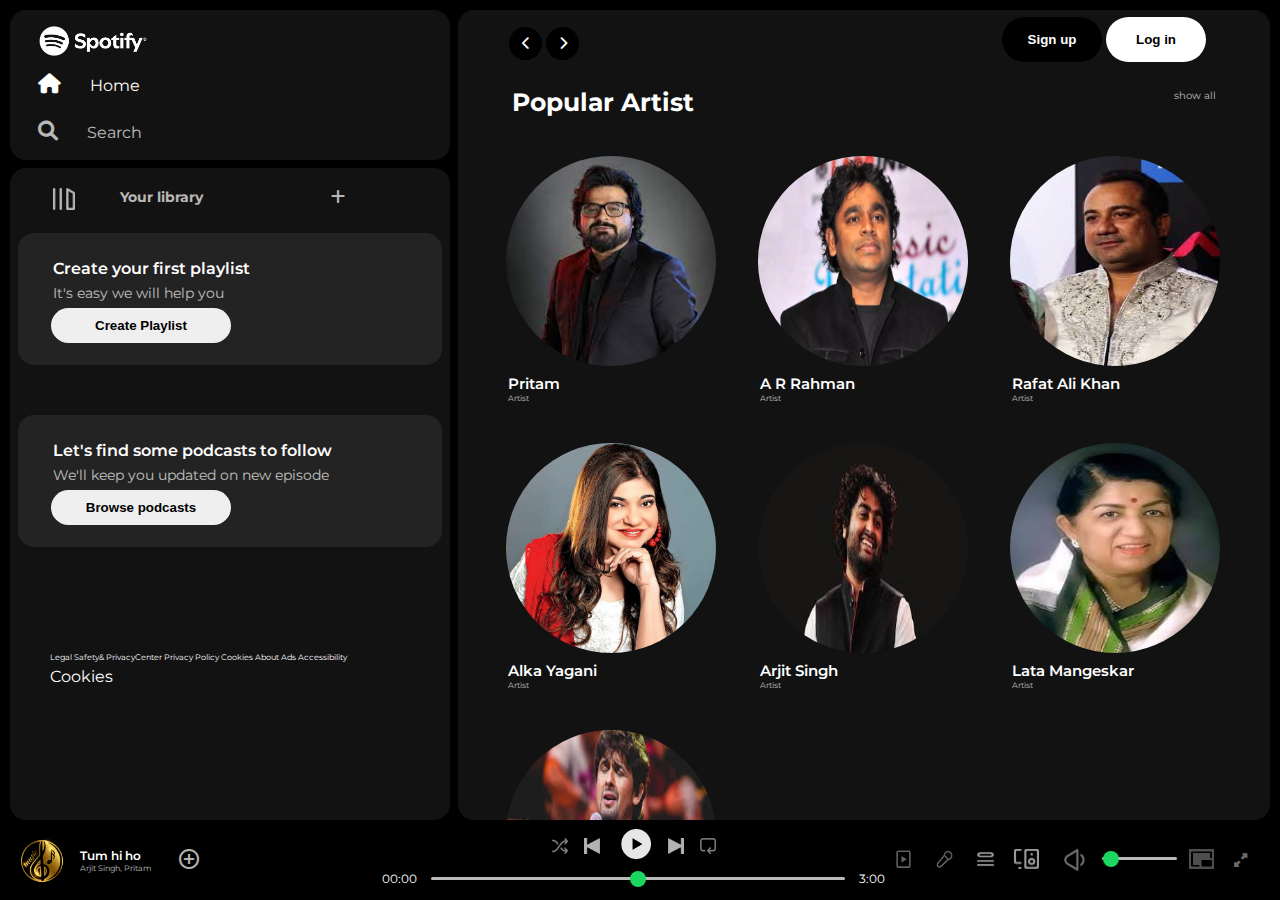
<file: index.html>
<!DOCTYPE html>
<html lang="en">
<head>
    <meta charset="UTF-8">
    <meta name="viewport" content="width=device-width, initial-scale=1.0">
    <title>Spotify - Web Player: Music for everyone</title>
    <link rel="stylesheet" href="https://cdnjs.cloudflare.com/ajax/libs/font-awesome/6.0.0-beta3/css/all.min.css">

    <link rel="stylesheet" href="https://fonts.googleapis.com/css2?family=Material+Symbols+Outlined:opsz,wght,FILL,GRAD@20..48,100..700,0..1,-50..200" />
    <link rel="icon" href="asset/logo.png">
   
    <link rel="preconnect" href="https://fonts.googleapis.com">
    <link rel="preconnect" href="https://fonts.gstatic.com" crossorigin>
    <link href="https://fonts.googleapis.com/css2?family=Montserrat:ital,wght@0,100..900;1,100..900&display=swap" rel="stylesheet">
    <link rel="stylesheet" href="major.css">
</head>
<body>
     <div class="main">
        <div class="upper-row">
            <div class="side-bar">
                <div class="nav">
                    <div class="nav-optio" style="opacity: 1;">
                        <a href="#"> <img class="Spotify-logo" src="./asset/Spotify_Full_Logo_RGB_White.png" alt=""></a>
                    </div>
                    <div class="nav-option" style="opacity: 1;">
                        <i class="fa-solid fa-house"></i>
                        <a href="#">Home</a>
                     </div>
                     <div class="nav-option">
                        <i class="fa-solid fa-magnifying-glass"></i>
                        <a href="#">Search</a>
                     </div>
                </div>
                <div class="library">

                     <div class="log">
                         <div class="log-lib">
                           <img src="./asset/library_icon.png" alt="">
                           <a href="#">Your library</a>
                         </div>
                         <div class="log-icon">
                           <i class="fa-solid fa-plus"></i>
                         </div>
                     </div>

                     <div class="lib-box">
                        <div class="box-1">
                              Create your first playlist
                        </div>
                        <div class="box-2">
                              It's easy we will help you
                        </div>
                        <button class="badge">
                                 Create Playlist
                        </button>
                     </div>

                     <div class="lib-box">
                        <div class="box-1">
                              Let's find some podcasts to follow
                        </div>
                        <div class="box-2">
                              We'll keep you updated on new episode
                        </div>
                        <button class="badge">
                                 Browse podcasts
                        </button>
                     </div>
                     
                     <div class="side-bar-bottom">
                           
                        <div class="side-bar-buttom-info">

                           <div class="info-upper">
                              <a href="#"> Legal</a>
                              <a href="#">Safety& PrivacyCenter</a>
                              <a href="#">Privacy Policy</a>
                              <a href="#">Cookies</a>
                              <a href="#"> About Ads</a>
                              <a href="#"> Accessibility</a>
                           </div>
                            <div class="info-lower">
                              Cookies
                            </div>

                        </div>

                     </div>
                 </div> 
             

                
            </div>
            <div class="main-content">
               <div class="header">

                  <div class="left-right">
                     <button><i class="fa-solid fa-chevron-left"></i></button>
                     <button class="hide"><i class="fa-solid fa-chevron-right"></i></button>
                  </div>
                  <div class="login-signup">
                     <button id="signup">Sign up</button>
                     <button id="login"> Log in</button>
                  </div>

               </div>

               <div class="cards">

                  <div class="artist-heading">
                      <div class="content-heading">
                        <a href="#">Popular Artist</a>
                      </div>
                      <div class="showall">
                        <a href="#"> show all</a>
                      </div>
                  </div>

                  <div class="card-container">

                      <div class="card"> 
                          <img src="./singer/Pritam.jpeg" alt="">
                          <div class="name">
                                Pritam          
                          </div>
                          <div class="sub-class">
                                Artist
                          </div>
                      </div>

                      <div class="card">
                          <img src="./singer/A-R-Rahman.webp" alt="">
                          <div class="name">
                               A R Rahman          
                          </div>
                          <div class="sub-class">
                               Artist
                          </div>
                      </div>

                      <div class="card">
                           <img src="./singer/ali.jpeg" alt="">
                           <div class="name">
                               Rafat Ali Khan           
                           </div>
                           <div class="sub-class">
                               Artist
                           </div>
                      </div>

                      <div class="card">                      
                        <img src="./singer/alka.jpeg" alt="">
                        <div class="name">
                            Alka Yagani      
                        </div>
                        <div class="sub-class">
                         Artist
                        </div>
                      </div>

                      <div class="card">     
                        <img src="./singer/arjit.jpeg" alt="">
                        <div class="name">
                            Arjit Singh           
                        </div>
                        <div class="sub-class">
                         Artist
                        </div>
                      </div>

                      <div class="card"> 
                        <img src="./singer/lata.jpeg" alt="">
                        <div class="name">
                            Lata Mangeskar         
                        </div>
                        <div class="sub-class">
                             Artist
                        </div>
                      </div>

                      <div class="card">
                        <img src="./singer/sonu.jpeg" alt="">
                        <div class="name">
                            Sonu Nigam           
                        </div>
                        <div class="sub-class">
                         Artist
                        </div>
                      </div>
                    
                    </div>

                  <div class="artist-heading">
                     <div class="content-heading">
                       <a href="#">Featured Chart</a>
                     </div>
                     <div class="showall">
                       <a href="#"> show all</a>
                     </div>
                  </div>

                <div class="card-container">

                      <div class="album">                      
                        <img src="./asset/card1img.jpeg" alt="">
                        <div class="name">
                             Top 50 song          
                        </div>
                        <div class="sub-class">
                            Global               
                        </div>
                      </div>
                    
                    <div class="album">                       
                      <img src="./asset/card5img.jpeg" alt="">
                      <div class="name">
                             Top Song Global          
                     </div>
                      <div class="sub-class">
                               Weekly music chart
                      </div>
                    </div>

                    <div class="album">                      
                      <img src="./asset/card6img.jpeg" alt="">
                      <div class="name">
                           Top song Indian           
                     </div>
                      <div class="sub-class">
                           Weekly music charts
                      </div>
                    </div>

                    <div class="album">                       
                      <img src="./asset/card1img.jpeg" alt="">
                      <div class="name">
                           ABCD         
                      </div>
                      <div class="sub-class">
                          hijk
                      </div>
                    </div>

                    <div class="album">                       
                      <img src="./asset/card1img.jpeg" alt="">
                      <div class="name">
                       KLMNO         
                      </div>
                      <div class="sub-class">
                            QRSTUV
                      </div>
                    </div>
                    
                </div>

                <div class="artist-heading">                  
                  <div class="content-heading">
                    <a href="#">Popular radio</a>
                  </div>
                  <div class="showall">
                    <a href="#"> show all</a>
                  </div>
                </div>

               <div class="card-container">

                <div class="album">                      
                  <img src="./asset/card1img.jpeg" alt="">
                  <div class="name">
                   Pritam Da           
                </div>
                  <div class="sub-class">
                        Artist
                  </div>
                </div> 

               </div>

              </div>

              <div class="footer">
                  <div class="line">
                    
                  </div>
              </div>

            </div>
        </div>
       
        <div class="music-player">

           <div class="playing">
              <img src="./singer/footerimg.webp" alt="xyz">
              <div class="info">
                <div class="song-name">
                  <a href="#"> Tum hi ho</a>
               </div>
               <div class="song-info">
                 <a href="#"> Arjit Singh,</a>
                 <a href="#"> Pritam</a>
               </div>
              </div>
              <div class="add-button">
                 <button>
                  <span class="material-symbols-outlined">
                    add_circle
                  </span>
                 </button>
              </div>
           </div>

           <div class="music-control">
                <div class="control">
                    <div class="left">
                     <button class="side-btn leo"> 
                         <img src="./asset/player_icon1.png" alt="">
                     </button>
                     <button class="side-btn " >
                        <img src="./asset/player_icon2.png" alt="" >
                     </button>                   
                    </div>
                    <div class="center">
                      <button class="play-btn">
                         <img src="./asset/player_icon3.png" alt=""> 
                      </button>
                    </div>
                    <div class="right">
                      <button class="side-btn" >
                        <img src="./asset/player_icon4.png" alt="" >
                      </button>
                      <button class="side-btn leo">
                        <img src="./asset/player_icon5.png" alt="">
                      </button>
                    </div>
                </div>
                <div class="palyback-bar">
                     <span class="crr-progress">
                       00:00
                     </span>
                     <input type="range" min="0" max="100" class="progress-bar" step="1">                     
                     <span class="length">
                      3:00
                     </span>                  
                </div>
           </div>

           <div class="side-control">
                 <button>
                  <img class="qqq" src="./Homework Assets/controls_icon1.png" alt="">
                 </button>
                 <button>
                  <img class="qqq"  src="./Homework Assets/controld_icon2.png" alt="">
                 </button>
                 <button>
                  <img class="qq"  src="./Homework Assets/controls_icon3.png" alt="">
                 </button>
                 <button>
                  <img class="qq" src="./Homework Assets/controls_icon4.png" alt="">
                 </button>
                 <div>
                   <button>
                    <img class="vol"  src="./Homework Assets/controls_icon5.png" alt="">
                   </button>  
                 </div>
                
                  <input type="range" id="volumeControl" min="0" max="100" step="0.01" value="1">
                
                <div>
                  <button>
                    <img class="qqqq" src="./asset/picture_in_picture.png" alt="">
                  </button>                  
                </div>
                <div >
                  <button class="qqq">
                    <i class="fa-solid fa-up-right-and-down-left-from-center" ></i>
                  </button>
                </div>
           </div>
        </div>

     </div>   


    
</body>
</html>
</file>
<file: major.css>
body{
    font-family: "Montserrat", sans-serif;
    margin: 0;
    background-color: #000;
    color: #ffff;
    overflow: hidden;
}
.main{
    display: flex;
    flex-direction: column;
    justify-content: space-evenly;
    margin: 10px;



}
.upper-row{
    display: flex;
    flex-direction: row;
    justify-content: space-between;

}
.side-bar{
    background-color: black;
    border-radius: 1rem;
    display: flex;
    flex-direction: column;
    width: 440px;
    height: 90vh;
    margin-right: 8px;
    

}
.main-content{
    background-color:  #121212;
    border-radius: 1rem;
    width: 76vw;
    height: 90vh;
    overflow: auto;
    display: flex;
    flex-direction: column;
    padding: 0  1.5rem 0 1.5rem ;
    overflow-x: hidden;
    
}
.music-player{
    background-color: black;
    width: 99%;
    height: 8vh;
    position: fixed;
    bottom: 0;
    border-radius: 1rem;
    margin-top: 8px;
    margin-right: 8px;
    display: flex;
    justify-content: space-between;
    padding-top: 4px;
    
}
a{
    color: white;
    text-decoration: none;
}
.nav{
    width: 440px;
    height: 180px;
    display: flex;
    flex-direction: column;
    background-color: #121212;
    border-radius: 1rem;
    
}
.nav-optio{
    height: 40px;
    padding-left: 1.75rem;
    
    padding-top: 1rem;
}
.Spotify-logo{
    height: 30px;
    width: 110px;
}
.nav-option{
   line-height: 0.7rem;
   padding: 0.5rem 1.75rem;
   opacity: 0.7;

   margin-bottom: 0.7rem;
}
.nav-option:hover{
      opacity: 1;
 }
.nav-option i{
    margin-right: 1.25rem;
    font-size: 1.25rem;
}
.nav-option a{
    font-size: 0,75rem;
    margin-left: 0.3rem;
}
.library{
    margin-top: 8px;
    border-radius: 1rem;
    background-color: #121212;
    width: 440px;
    height: 100%;
    
}
.log{
    display: flex;
    height: 25px;
    
    margin: 20px;
    padding-left: 23px;
    font-size: 1rem;
}
.log-lib{
    width: 150px;
    display: flex;
    justify-content: space-between;
    padding-right: 8rem;
    font-size: 14px;
    font-weight: 700;
    opacity: 0.7;
    
    
}
.log-lib:hover{
    opacity: 1;
}
.log-icon:hover{
    opacity: 1;
}
.log img{
    height: 22px;
    width: 22px;
}
.log-icon{
    padding-left: 0rem;
    opacity: 0.7;
    background-color: #121212;
}

.lib-box{
    display: flex;
    flex-direction: column;
    justify-content: space-evenly;
    background-color: #232323;
    height:6rem;
    margin-top: 8px;
    margin-bottom: 8px;
    margin-left: 8px;
    margin-right: 8px;
    padding: 20px 16px 16px 20px;
    border-radius: 1rem;
    margin-bottom: 50px;

}
.box-1{
   font-size: 16px;
   font-weight: 600;
   padding-left: 15px;
   padding-bottom: ;
}
.box-2{
    font-size: 14px;
    opacity:0.7;
    padding-left: 15px;
}
.badge{
    height:  35px;
    width: 180px;
    margin-left: 13px;
    border-radius: 25px;
    font-weight: 600;
    border: none;
}
.side-bar-buttom-info {
    margin: 40px;
    padding-top: 50px;
    display: flex;
    flex-direction: column;
    line-height: 20px;

}
.info-upper {
    font-size: 8px;
}
.header{
    width: 100%;
    height: 64px;
   
    display: flex;
    justify-content: space-between;
    position: sticky;
    top: 0;
    right: 0;
    left: 0;
    background-color: #121212;
    z-index: 1;

}
.left-right{
    margin: 17px;
    padding-left: 10px;

}
.left-right button{
    border-radius: 50px;
    height: 33px;
    width: 33px;
    background-color: #000;
    color: white;
    border: none;
}
@media(max-width:1000px){
    .hide{
        display: none;
    }
}
.login-signup{
    margin: 7px;
    padding-right: 33px;
    
}
.login-signup button{
    width: 100px;
    height: 45px;
    border-radius: 25px;
    border: none;
    font-weight: 550;
    

    

}
#signup{
    background-color: #000;
    color: white;
}
#login{
    background-color: white;

}

.cards{
    display: flex;
    
    flex-direction: column;
    

    
    
}
.artist-heading{
    display: flex;
    margin: 5px;
    margin-left: 30px;
    justify-content: space-between;
    margin-right: 30px;
    padding-bottom: 10px;
    
}
.content-heading{
    font-size: 25px;
    font-weight: 700;
    padding-top: 8px;
}
.showall{
    margin-top: 10px;
    font-size: 10px;
    opacity: 0.7;
}
.content-heading:hover{
    text-decoration: underline;
}
.showall:hover{
    opacity: 1;
    text-decoration: underline;
}
.card-container{
      display: flex;
      flex-wrap: wrap;
}
.card{
    
    width: 220px;
    display: flex;
    flex-direction: column;
    padding:1rem ;
    
    

}
.card:hover{
    border-radius: 5px;
    background-color: #323232;
}
.card img{
    width: 210px;
    height: 210px;
    padding: 8px;
    border-radius: 100%;
}
.name{
    font-size: 15px;
    margin-left: 10px;
    font-weight: 600;

}
.sub-class{
    font-size: 0.5rem;
    margin-left: 10px;
    opacity: 0.7;
}
.album {

    width: 220px;
    display: flex;
    flex-direction: column;
    padding: 1rem;
    
      
}
.album:hover{
    border-radius: 5px;
    background-color: #323232;
}
.album img{
    width: 215px;
    height: 215px;
    margin: 6px;
}

.footer{
    height: 300px;
    width: 70vw;
    display: flex;
    align-items: center;
    justify-content: center;
    

}
.line{
    width: 90%;
    height: 30%;
    border-top: 1px solid white;
    opacity: 0.4;
}
.playing{
    height: 65px;
    width: 470px;
    display: flex;
    align-items: center;
    
}
.playing img{
    width: 56px;
    height: 56px;
    margin: 4px;
    margin-right: 10px;
}
.info{
    display: flex;
    flex-direction: column;
    justify-content: center;
    
}
.song-name{
    font-size: 12px;
    font-weight: 600;
}
.song-info{
    font-size: 8px;
    opacity: 0.7;
}
.song-info:hover{
    text-decoration: underline;
    opacity: 1;
}
.add-button button{
    margin-left: 20px;
    background-color: black;
    color: white;
    border: none;
    opacity: 0.7;
}
.add-button button:hover{
    opacity: 1;
}
.music-control{
    height: 65px;
    width: 637px;
    display: flex;
    flex-direction: column;

    
    
    
    
}
.control{
    display: flex;
    justify-content: center;
}
.side-btn{
    height: 28px;
    width: 28px;
    background-color: #000;
    border: none;
    margin-top: 5px;
    opacity: 0.7;
   
}
.side-btn:hover{
    opacity: 1;
}
.leo{
    opacity: 0.5;
}
.leo:hover{
    opacity: 1;
}
.side-btn img{
    width: 16px;
    height: 16px;
    background-color: black;
    border: none;
    margin-right: 8px;
    
}
.side-btn img:hover{
    opacity: 1;
}
.play-btn{
    margin-left: 5px;
    margin-right: 5px;
    background-color: black;
    border: none;
    border-radius: 100%;
    opacity: 0.9;

}
.play-btn:hover{
    opacity: 1;
}
.play-btn img{
    width: 30px;
    height: 30px;
    margin-left: 4px;
    
    

}
.palyback-bar{
    height: 30px;
    display: flex;
    justify-content: space-between;
    align-items: center;
    font-size: 12px;
}
.length{
    
}
.progress-bar{
    margin-left: 14px;
    margin-right: 14px;
    appearance: none;
    cursor: pointer;
    width: 100%;
    background-color: transparent;
}
.progress-bar::-webkit-slider-runnable-track{
    background-color: #bbb;
    border-radius: 10px;
    height: 3px;
}
.progress-bar::-webkit-slider-thumb{
    appearance: none;
    height: 16px;
    width: 16px;
    border-radius: 50%;
    background-color: #1bd760;
    margin-top: -6px;
}
.progress-line{

    height: 8px;
    width: 300px;
    background-color: #000; 
    margin: 20px;
    margin-bottom: 50px;
    z-index: 1;
    text-align: center;

}
.side-control{
    height: 65px;
    width: 470px;
    display: flex;
    justify-content: end;
    align-items: center;
    right: 0;
    padding-right: 20px;
}
.side-control button{
   
    background-color: #000;
    border: none;
    margin-right: 4px;
    color: white;
    
}
.qq{
    width: 25px;
    height: 20px;
    opacity: 0.6;

}
.qq:hover{
    opacity: 1;
}
.qqq{
    width: 25px;
    height: 40px;
    opacity: 0.6;
    
   
}
.qqq:hover{
    opacity: 1;
}
.qqqq{
    width: 25px;
    height: 20px;
    color: white;
    background-color:white;
    margin-left: 4px;
    margin-right:4px ;
    opacity: 0.3;

}
.qqqq:hover{
    opacity: 0.9;
}
.vol{
    width: 35px;
    height: 55px;
    opacity: 0.6;
}
.vol:hover{
    opacity: 1;
}
#volumeControl{
    appearance: none;
    margin-top: -2px;
    cursor: pointer;
    width: 100%;
    background-color: transparent;
    
}
#volumeControl::-webkit-slider-runnable-track{
    background-color: #bbb;
    border-radius: 10px;
    height: 3px;

}
#volumeControl::-webkit-slider-thumb{
    appearance: none;
    height: 16px;
    width: 16px;
    border-radius: 50%;
    background-color: #1bd760;
    margin-top: -6px;
}
.qqq i{
    opacity: 0.7;

}
.qqq i:hover{
    opacity: 1;
}
</file>
